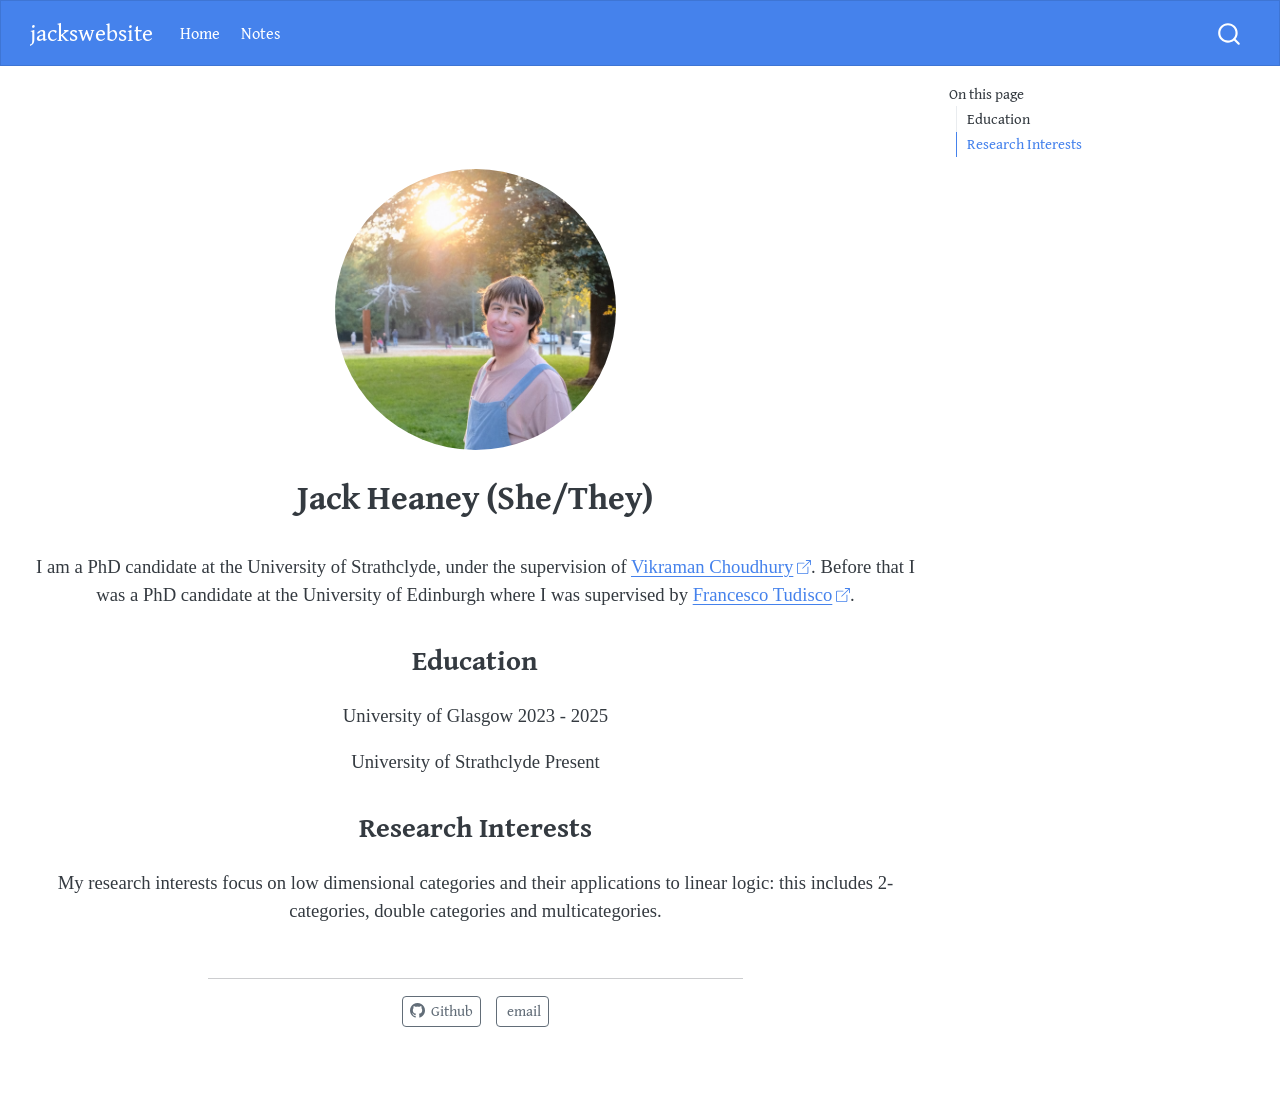
<file: index.html>
<!DOCTYPE html>
<html xmlns="http://www.w3.org/1999/xhtml" lang="en" xml:lang="en"><head>

<meta charset="utf-8">
<meta name="generator" content="quarto-1.11.9">

<meta name="viewport" content="width=device-width, initial-scale=1.0, user-scalable=yes">


<title>Jack Heaney (She/They) – jackswebsite</title>
<style>
/* Default styles provided by pandoc.
** See https://pandoc.org/MANUAL.html#variables-for-html for config info.
*/
span.smallcaps{font-variant: small-caps;}
div.columns{display: flex; gap: 1.5em;}
div.column{flex: auto;}
@media screen {
div.columns{gap: min(4vw, 1.5em);}
div.column{overflow-x: auto;}
}
div.hanging-indent{margin-left: 1.5em; text-indent: -1.5em;}
ul.task-list{list-style: none;}
ul.task-list li input[type="checkbox"] {
  width: 0.8em;
  margin: 0 0.8em 0.2em -1em; /* quarto-specific, see https://github.com/quarto-dev/quarto-cli/issues/4556 */ 
  vertical-align: middle;
}
</style>


<script src="site_libs/quarto-nav/quarto-nav.js"></script>
<script src="site_libs/quarto-nav/headroom.min.js"></script>
<script src="site_libs/clipboard/clipboard.min.js"></script>
<script src="site_libs/quarto-search/autocomplete.umd.js"></script>
<script src="site_libs/quarto-search/fuse.min.js"></script>
<script src="site_libs/quarto-search/quarto-search.js"></script>
<meta name="quarto:offset" content="./">
<script src="site_libs/quarto-html/quarto.js" type="module"></script>
<script src="site_libs/quarto-html/tabsets/tabsets.js" type="module"></script>
<script src="site_libs/quarto-html/scrollable-regions/scrollable-regions.js" type="module"></script>
<script src="site_libs/quarto-html/popper.min.js"></script>
<script src="site_libs/quarto-html/tippy.umd.min.js"></script>
<link href="site_libs/quarto-html/tippy.css" rel="stylesheet">
<link href="site_libs/quarto-html/quarto-syntax-highlighting-63b5708e65d6cd79cd7618c58d0c21e7.css" rel="stylesheet" class="quarto-color-scheme" id="quarto-text-highlighting-styles">
<link href="site_libs/quarto-html/quarto-syntax-highlighting-dark-447e42e69aaa9833c0ba1b986f430b20.css" rel="stylesheet" class="quarto-color-scheme quarto-color-alternate" id="quarto-text-highlighting-styles">
<link href="site_libs/quarto-html/quarto-syntax-highlighting-63b5708e65d6cd79cd7618c58d0c21e7.css" rel="stylesheet" class="quarto-color-scheme-extra" id="quarto-text-highlighting-styles">
<script src="site_libs/bootstrap/bootstrap.min.js"></script>
<link href="site_libs/bootstrap/bootstrap-icons.css" rel="stylesheet">
<link href="site_libs/bootstrap/bootstrap-7476fb10be579fec9f49d8ed0c8ce8f4.min.css" rel="stylesheet" append-hash="true" class="quarto-color-scheme" id="quarto-bootstrap" data-mode="light">
<link href="site_libs/bootstrap/bootstrap-dark-dbe4b31c3a9c9f3e92b52725401d326f.min.css" rel="stylesheet" append-hash="true" class="quarto-color-scheme quarto-color-alternate" id="quarto-bootstrap" data-mode="light">
<link href="site_libs/bootstrap/bootstrap-7476fb10be579fec9f49d8ed0c8ce8f4.min.css" rel="stylesheet" append-hash="true" class="quarto-color-scheme-extra" id="quarto-bootstrap" data-mode="light">
<script id="quarto-search-options" type="application/json">{
  "location": "navbar",
  "copy-button": false,
  "collapse-after": 3,
  "panel-placement": "end",
  "type": "overlay",
  "limit": 50,
  "keyboard-shortcut": [
    "f",
    "/",
    "s"
  ],
  "show-item-context": false,
  "language": {
    "search-no-results-text": "No results",
    "search-matching-documents-text": "matching documents",
    "search-copy-link-title": "Copy link to search",
    "search-hide-matches-text": "Hide additional matches",
    "search-more-match-text": "more match in this document",
    "search-more-matches-text": "more matches in this document",
    "search-clear-button-title": "Clear",
    "search-text-placeholder": "",
    "search-detached-cancel-button-title": "Cancel",
    "search-submit-button-title": "Submit",
    "search-label": "Search"
  }
}</script>
<style>html{ scroll-behavior: smooth; }</style>
<script>MathJax = { output: { font: 'mathjax-pagella' } };</script>


<link rel="stylesheet" href="styles.css">
</head>

<body class="nav-fixed quarto-light"><a id="quarto-skip-link" class="visually-hidden-focusable" href="#quarto-document-content">Skip to main content</a>

<div id="quarto-search-results"></div>
  <header id="quarto-header" class="headroom fixed-top">
    <nav class="navbar navbar-expand-lg " data-bs-theme="dark" aria-label="Site">
      <div class="navbar-container container-fluid">
      <div class="navbar-brand-container mx-auto">
    <a class="navbar-brand" href="./index.html">
    <span class="navbar-title">jackswebsite</span>
    </a>
  </div>
          <button class="navbar-toggler" type="button" data-bs-toggle="collapse" data-bs-target="#navbarCollapse" aria-controls="navbarCollapse" aria-expanded="false" aria-label="Toggle navigation" onclick="if (window.quartoToggleHeadroom) { window.quartoToggleHeadroom(); }">
  <span class="navbar-toggler-icon"></span>
</button>
          <div class="collapse navbar-collapse" id="navbarCollapse">
            <ul class="navbar-nav navbar-nav-scroll me-auto">
  <li class="nav-item">
    <a class="nav-link active" href="./index.html" aria-current="page"> 
<span class="menu-text">Home</span></a>
  </li>  
  <li class="nav-item">
    <a class="nav-link" href="./notes/index.html"> 
<span class="menu-text">Notes</span></a>
  </li>  
</ul>
          </div> <!-- /navcollapse -->
            <div class="quarto-navbar-tools">
</div>
            <div id="quarto-search" class="" title="Search"></div>
      </div> <!-- /container-fluid -->
    </nav>
</header>
<!-- content -->
<div id="quarto-content" class="quarto-container page-columns page-rows-contents page-layout-full page-navbar">
<!-- sidebar -->
<!-- margin-sidebar -->
    <div id="quarto-margin-sidebar" class="sidebar margin-sidebar">
        <nav id="TOC" role="doc-toc" aria-labelledby="toc-title" class="toc-active">
    <h2 id="toc-title">On this page</h2>
  <ul>
  <li><a href="#education" id="toc-education" class="nav-link active" data-scroll-target="#education">Education</a></li>
  <li><a href="#research-interests" id="toc-research-interests" class="nav-link" data-scroll-target="#research-interests">Research Interests</a></li>
  </ul>
</nav>
    </div>
<!-- main -->
<div class="quarto-about-jolla column-page-left">
  <img src="profile.jpeg" class="about-image
  round " style="height: 15em; width: 15em;">
 <header id="title-block-header" class="quarto-title-block default">
<div class="quarto-title">
<h1 class="title">Jack Heaney (She/They)</h1>
</div>
<div class="quarto-title-meta column-page-left">
  </div>
</header><main class="content column-page-left" id="quarto-document-content" tabindex="-1">

<p>I am a PhD candidate at the University of Strathclyde, under the supervision of <a href="https://vikraman.org" class="external" target="_blank">Vikraman Choudhury</a>. Before that I was a PhD candidate at the University of Edinburgh where I was supervised by <a href="https://ftudisco.gitlab.io" class="external" target="_blank">Francesco Tudisco</a>.</p>
<section id="education" class="level2">
<h2 data-anchor-id="education">Education</h2>
<p>University of Glasgow 2023 - 2025</p>
<p>University of Strathclyde Present</p>
</section>
<section id="research-interests" class="level2">
<h2 data-anchor-id="research-interests">Research Interests</h2>
<p>My research interests focus on low dimensional categories and their applications to linear logic: this includes 2-categories, double categories and multicategories.</p>


</section>
</main> 
  <hr class="about-sep">
   <div class="about-links">
  <a href="https://github.com" class="about-link" rel="" target="">
    <i class="bi bi-github"></i>
     <span class="about-link-text">Github</span>
  </a>
  <a href="mailto:r.jack.heaney@gmail.com" class="about-link" rel="" target="">
    <i class="bi bi-email"></i>
     <span class="about-link-text">email</span>
  </a>
</div>
</div>
 <!-- /main -->
<script id="quarto-html-after-body" type="application/javascript">
  window.document.addEventListener("DOMContentLoaded", function (event) {
    const isCodeAnnotation = (el) => {
      for (const clz of el.classList) {
        if (clz.startsWith('code-annotation-')) {                     
          return true;
        }
      }
      return false;
    }
    const onCopySuccess = function(e) {
      // button target
      const button = e.trigger;
      // don't keep focus
      button.blur();
      // flash "checked"
      button.classList.add('code-copy-button-checked');
      var currentTitle = button.getAttribute("title");
      button.setAttribute("title", "Copied!");
      let tooltip;
      if (window.bootstrap) {
        button.setAttribute("data-bs-toggle", "tooltip");
        button.setAttribute("data-bs-placement", "left");
        button.setAttribute("data-bs-title", "Copied!");
        tooltip = new bootstrap.Tooltip(button, 
          { trigger: "manual", 
            customClass: "code-copy-button-tooltip",
            offset: [0, -8]});
        tooltip.show();    
      }
      setTimeout(function() {
        if (tooltip) {
          tooltip.hide();
          button.removeAttribute("data-bs-title");
          button.removeAttribute("data-bs-toggle");
          button.removeAttribute("data-bs-placement");
        }
        button.setAttribute("title", currentTitle);
        button.classList.remove('code-copy-button-checked');
      }, 1000);
      // clear code selection
      e.clearSelection();
    }
    const getTextToCopy = function(trigger) {
      const outerScaffold = trigger.parentElement.cloneNode(true);
      const codeEl = outerScaffold.querySelector('code');
      for (const childEl of codeEl.children) {
        if (isCodeAnnotation(childEl)) {
          childEl.remove();
        }
      }
      return codeEl.innerText;
    }
    const clipboard = new window.ClipboardJS('.code-copy-button:not([data-in-quarto-modal])', {
      text: getTextToCopy
    });
    clipboard.on('success', onCopySuccess);
    if (window.document.getElementById('quarto-embedded-source-code-modal')) {
      const clipboardModal = new window.ClipboardJS('.code-copy-button[data-in-quarto-modal]', {
        text: getTextToCopy,
        container: window.document.getElementById('quarto-embedded-source-code-modal')
      });
      clipboardModal.on('success', onCopySuccess);
    }
      var localhostRegex = new RegExp(/^(?:http|https):\/\/localhost\:?[0-9]*\//);
      var mailtoRegex = new RegExp(/^mailto:/);
        var filterRegex = new RegExp("^(?:http:|https:)\/\/www\.rjheaney\.github\.io\/custom");
      const newWindowLabel = "(opens in a new tab)";
      const newWindowNoteId = "quarto-ext-newwindow-label";
      // Links reference one hidden label through aria-describedby, so the
      // announcement never changes their accessible name.
      var describeNewWindow = (link) => {
        if (!window.document.getElementById(newWindowNoteId)) {
          var newWindowNote = window.document.createElement("span");
          newWindowNote.id = newWindowNoteId;
          newWindowNote.hidden = true;
          newWindowNote.textContent = newWindowLabel;
          window.document.body.appendChild(newWindowNote);
        }
        var describedBy = (link.getAttribute("aria-describedby") || "").split(/\s+/).filter(Boolean);
        if (!describedBy.includes(newWindowNoteId)) {
          describedBy.push(newWindowNoteId);
          link.setAttribute("aria-describedby", describedBy.join(" "));
        }
      }
      var isInternal = (href) => {
          return filterRegex.test(href) || localhostRegex.test(href) || mailtoRegex.test(href);
      }
      // Inspect non-navigation links and adorn them if external
      window.quartoDecorateExternalLinks = function (root) {
     var links = (root || window.document).querySelectorAll('a[href]:not(.nav-link):not(.navbar-brand):not(.toc-action):not(.sidebar-link):not(.sidebar-item-toggle):not(.pagination-link):not(.no-external):not([aria-hidden]):not(.dropdown-item):not(.quarto-navigation-tool):not(.about-link)');
      for (var i=0; i<links.length; i++) {
        const link = links[i];
        if (!isInternal(link.href)) {
          // undo the damage that might have been done by quarto-nav.js in the case of
          // links that we want to consider external
          if (link.dataset.originalHref !== undefined) {
            link.href = link.dataset.originalHref;
          }
            // target, if specified
            link.setAttribute("target", "_blank");
            if (link.getAttribute("rel") === null) {
              link.setAttribute("rel", "noopener");
            }
            describeNewWindow(link);
          if (!link.classList.contains('no-external-icon')) {
            // default icon
            link.classList.add("external");
          }
        }
      }
      };
      window.quartoDecorateExternalLinks(window.document);
    // Esc closes the popup (WCAG 1.4.13) and focus leaving both trigger and
    // popup closes it (WCAG 2.4.11); tippy handles neither for interactive popups.
    const hideOnEscAndFocusOut = {
      name: 'hideOnEscAndFocusOut',
      defaultValue: true,
      fn(instance) {
        const dismiss = () => {
          // A show scheduled by the trigger delay would otherwise reopen it
          instance.clearDelayTimeouts();
          instance.hide();
        };
        const onKeyDown = (event) => {
          if (event.key !== 'Escape') {
            return;
          }
          // Keep Esc from also reaching page handlers (e.g. reveal.js overview),
          // except an open reveal.js slide menu, which Esc should close too.
          // The menu handles keys only when its keyboard option is on.
          const menuHandlesEsc = window.Reveal?.getPlugin?.('menu')?.isOpen() &&
            window.Reveal.getConfig().menu?.keyboard !== false;
          if (!menuHandlesEsc) {
            event.stopPropagation();
          }
          if (instance.popper.contains(window.document.activeElement)) {
            // Disabled while refocusing so the focus trigger does not reopen it
            instance.disable();
            instance.reference.focus();
            instance.enable();
          }
          dismiss();
        };
        const onFocusOut = (event) => {
          const target = event.relatedTarget;
          if (target && !instance.reference.contains(target) &&
              !instance.popper.contains(target)) {
            dismiss();
          }
        };
        // On the trigger too: a click trigger (code-annotations: select) has no
        // blur handling. Attached for the instance's lifetime so leaving the
        // trigger also cancels a show still pending on the trigger delay.
        instance.reference.addEventListener('focusout', onFocusOut);
        return {
          onShow() {
            window.document.addEventListener('keydown', onKeyDown, true);
            instance.popper.addEventListener('focusout', onFocusOut);
          },
          onHide() {
            window.document.removeEventListener('keydown', onKeyDown, true);
            instance.popper.removeEventListener('focusout', onFocusOut);
          },
          onDestroy() {
            instance.reference.removeEventListener('focusout', onFocusOut);
          },
        };
      },
    };
    function tippyHover(el, contentFn, onTriggerFn, onUntriggerFn) {
      const config = {
        allowHTML: true,
        maxWidth: 500,
        delay: 100,
        arrow: false,
        appendTo: function(el) {
            return el.parentElement;
        },
        interactive: true,
        interactiveBorder: 10,
        theme: 'quarto',
        placement: 'bottom-start',
        plugins: [hideOnEscAndFocusOut],
      };
      if (contentFn) {
        config.content = contentFn;
      }
      if (onTriggerFn) {
        config.onTrigger = onTriggerFn;
      }
      if (onUntriggerFn) {
        config.onUntrigger = onUntriggerFn;
      }
      window.tippy(el, config); 
    }
    const noterefs = window.document.querySelectorAll('a[role="doc-noteref"]');
    for (var i=0; i<noterefs.length; i++) {
      const ref = noterefs[i];
      tippyHover(ref, function() {
        // use id or data attribute instead here
        let href = ref.getAttribute('data-footnote-href') || ref.getAttribute('href');
        try { href = new URL(href).hash; } catch {}
        const id = href.replace(/^#\/?/, "");
        const note = window.document.getElementById(id);
        if (note) {
          return note.innerHTML;
        } else {
          return "";
        }
      });
    }
    const xrefs = window.document.querySelectorAll('a.quarto-xref');
    const processXRef = (id, note) => {
      // Strip column container classes
      const stripColumnClz = (el) => {
        el.classList.remove("page-full", "page-columns");
        if (el.children) {
          for (const child of el.children) {
            stripColumnClz(child);
          }
        }
      }
      stripColumnClz(note)
      if (id === null || id.startsWith('sec-')) {
        // Special case sections, only their first couple elements
        const container = document.createElement("div");
        if (note.children && note.children.length > 2) {
          container.appendChild(note.children[0].cloneNode(true));
          for (let i = 1; i < note.children.length; i++) {
            const child = note.children[i];
            if (child.tagName === "P" && child.innerText === "") {
              continue;
            } else {
              container.appendChild(child.cloneNode(true));
              break;
            }
          }
          if (window.Quarto?.typesetMath) {
            window.Quarto.typesetMath(container);
          }
          return container.innerHTML
        } else {
          if (window.Quarto?.typesetMath) {
            window.Quarto.typesetMath(note);
          }
          return note.innerHTML;
        }
      } else {
        // Remove any anchor links if they are present
        const anchorLink = note.querySelector('a.anchorjs-link');
        if (anchorLink) {
          anchorLink.remove();
        }
        if (window.Quarto?.typesetMath) {
          window.Quarto.typesetMath(note);
        }
        if (note.classList.contains("callout")) {
          return note.outerHTML;
        } else {
          return note.innerHTML;
        }
      }
    }
    for (var i=0; i<xrefs.length; i++) {
      const xref = xrefs[i];
      tippyHover(xref, undefined, function(instance) {
        instance.disable();
        let url = xref.getAttribute('href');
        let hash = undefined; 
        if (url.startsWith('#')) {
          hash = url;
        } else {
          try { hash = new URL(url).hash; } catch {}
        }
        if (hash) {
          const id = hash.replace(/^#\/?/, "");
          const note = window.document.getElementById(id);
          if (note !== null) {
            try {
              const html = processXRef(id, note.cloneNode(true));
              instance.setContent(html);
            } finally {
              instance.enable();
              instance.show();
            }
          } else {
            // See if we can fetch this
            fetch(url.split('#')[0])
            .then(res => res.text())
            .then(html => {
              const parser = new DOMParser();
              const htmlDoc = parser.parseFromString(html, "text/html");
              const note = htmlDoc.getElementById(id);
              if (note !== null) {
                const html = processXRef(id, note);
                instance.setContent(html);
              } 
            }).finally(() => {
              instance.enable();
              instance.show();
            });
          }
        } else {
          // See if we can fetch a full url (with no hash to target)
          // This is a special case and we should probably do some content thinning / targeting
          fetch(url)
          .then(res => res.text())
          .then(html => {
            const parser = new DOMParser();
            const htmlDoc = parser.parseFromString(html, "text/html");
            const note = htmlDoc.querySelector('main.content');
            if (note !== null) {
              // This should only happen for chapter cross references
              // (since there is no id in the URL)
              // remove the first header
              if (note.children.length > 0 && note.children[0].tagName === "HEADER") {
                note.children[0].remove();
              }
              const html = processXRef(null, note);
              instance.setContent(html);
            } 
          }).finally(() => {
            instance.enable();
            instance.show();
          });
        }
      }, function(instance) {
      });
    }
        let selectedAnnoteEl;
        const selectorForAnnotation = ( cell, annotation) => {
          let cellAttr = 'data-code-cell="' + cell + '"';
          let lineAttr = 'data-code-annotation="' +  annotation + '"';
          const selector = 'span[' + cellAttr + '][' + lineAttr + ']';
          return selector;
        }
        const selectCodeLines = (annoteEl) => {
          const doc = window.document;
          const targetCell = annoteEl.getAttribute("data-target-cell");
          const targetAnnotation = annoteEl.getAttribute("data-target-annotation");
          const annoteSpan = window.document.querySelector(selectorForAnnotation(targetCell, targetAnnotation));
          const lines = annoteSpan.getAttribute("data-code-lines").split(",");
          const lineIds = lines.map((line) => {
            return targetCell + "-" + line;
          })
          // Each band is positioned against its own containing block, which is
          // not the offsetParent of the lines, so place it from client rects.
          const placeBand = (band, firstEl, lastEl, codeBlock) => {
            const container = band.offsetParent;
            if (container === null) {
              return;
            }
            const containerRect = container.getBoundingClientRect();
            // Reveal.js scales slides with a transform, so convert client
            // pixels back to the CSS pixels of the container.
            const scale = containerRect.height / container.offsetHeight || 1;
            const firstRect = firstEl.getBoundingClientRect();
            const lastRect = lastEl.getBoundingClientRect();
            const top = (firstRect.top - containerRect.top) / scale - container.clientTop + container.scrollTop;
            const height = (lastRect.bottom - firstRect.top) / scale;
            band.style.top = top - 2 + "px";
            band.style.height = height + 4 + "px";
            if (codeBlock) {
              // Without the copy button wrapper, the containing block is wider
              // than the code block, so span the code block explicitly.
              const blockRect = codeBlock.getBoundingClientRect();
              band.style.left = (blockRect.left - containerRect.left) / scale - container.clientLeft + container.scrollLeft + "px";
              band.style.width = blockRect.width / scale + "px";
            }
          };
          if (lineIds.length > 0) {
            const el = window.document.getElementById(lineIds[0]);
            const lastEl = window.document.getElementById(lineIds[lineIds.length - 1]);
            const parent = el.parentElement.parentElement;
            // cook up a div (if necessary) and position it
            let div = window.document.getElementById("code-annotation-line-highlight");
            if (div === null) {
              div = window.document.createElement("div");
              div.setAttribute("id", "code-annotation-line-highlight");
              div.style.position = 'absolute';
              parent.appendChild(div);
            }
            placeBand(div, el, lastEl, parent.closest("div.sourceCode") || parent);
            let gutterDiv = window.document.getElementById("code-annotation-line-highlight-gutter");
            if (gutterDiv === null) {
              gutterDiv = window.document.createElement("div");
              gutterDiv.setAttribute("id", "code-annotation-line-highlight-gutter");
              gutterDiv.style.position = 'absolute';
              const codeCell = window.document.getElementById(targetCell);
              const gutter = codeCell.querySelector('.code-annotation-gutter');
              gutter.appendChild(gutterDiv);
            }
            placeBand(gutterDiv, el, lastEl);
            selectedAnnoteEl = annoteEl;
          }
        };
        const unselectCodeLines = () => {
          const elementsIds = ["code-annotation-line-highlight", "code-annotation-line-highlight-gutter"];
          elementsIds.forEach((elId) => {
            const div = window.document.getElementById(elId);
            if (div) {
              div.remove();
            }
          });
          selectedAnnoteEl = undefined;
        };
          // Handle positioning of the toggle
      window.addEventListener(
        "resize",
        throttle(() => {
          elRect = undefined;
          if (selectedAnnoteEl) {
            selectCodeLines(selectedAnnoteEl);
          }
        }, 10)
      );
      function throttle(fn, ms) {
      let throttle = false;
      let timer;
        return (...args) => {
          if(!throttle) { // first call gets through
              fn.apply(this, args);
              throttle = true;
          } else { // all the others get throttled
              if(timer) clearTimeout(timer); // cancel #2
              timer = setTimeout(() => {
                fn.apply(this, args);
                timer = throttle = false;
              }, ms);
          }
        };
      }
        // Attach click handler to the DT
        const annoteDls = window.document.querySelectorAll('dt[data-target-cell]');
        for (const annoteDlNode of annoteDls) {
          annoteDlNode.addEventListener('click', (event) => {
            const clickedEl = event.target;
            if (clickedEl !== selectedAnnoteEl) {
              unselectCodeLines();
              const activeEl = window.document.querySelector('dt[data-target-cell].code-annotation-active');
              if (activeEl) {
                activeEl.classList.remove('code-annotation-active');
              }
              selectCodeLines(clickedEl);
              clickedEl.classList.add('code-annotation-active');
            } else {
              // Unselect the line
              unselectCodeLines();
              clickedEl.classList.remove('code-annotation-active');
            }
          });
        }
    const findCites = (el) => {
      const parentEl = el.parentElement;
      if (parentEl) {
        const cites = parentEl.dataset.cites;
        if (cites) {
          return {
            el,
            cites: cites.split(' ')
          };
        } else {
          return findCites(el.parentElement)
        }
      } else {
        return undefined;
      }
    };
    var bibliorefs = window.document.querySelectorAll('a[role="doc-biblioref"]');
    for (var i=0; i<bibliorefs.length; i++) {
      const ref = bibliorefs[i];
      const citeInfo = findCites(ref);
      if (citeInfo) {
        tippyHover(citeInfo.el, function() {
          var popup = window.document.createElement('div');
          citeInfo.cites.forEach(function(cite) {
            var citeDiv = window.document.createElement('div');
            citeDiv.classList.add('hanging-indent');
            citeDiv.classList.add('csl-entry');
            var biblioDiv = window.document.getElementById('ref-' + cite);
            if (biblioDiv) {
              citeDiv.innerHTML = biblioDiv.innerHTML;
            }
            popup.appendChild(citeDiv);
          });
          return popup.innerHTML;
        });
      }
    }
  });
  </script>
  <script type="application/javascript">
  window.quartoScrollableRegionsLabels = {"code":"Scrollable code","output":"Scrollable output"};
  </script>
</div> <!-- /content -->




<script src="site_libs/quarto-html/zenscroll-min.js"></script>
</body></html>
</file>
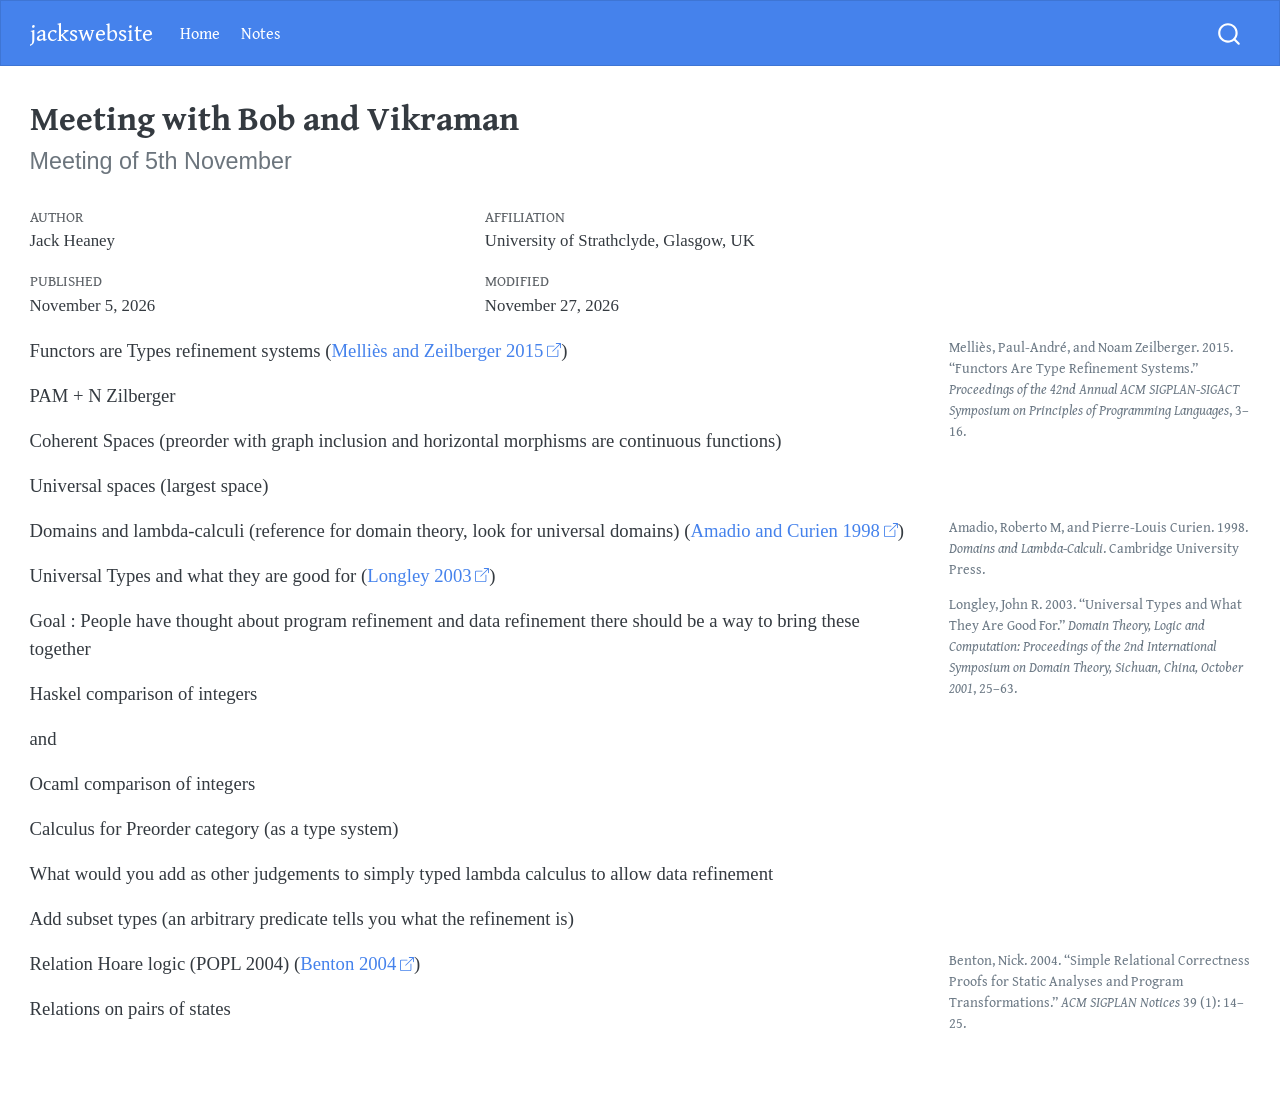
<file: notes/meeting-notes.html>
<!DOCTYPE html>
<html xmlns="http://www.w3.org/1999/xhtml" lang="en" xml:lang="en"><head>

<meta charset="utf-8">
<meta name="generator" content="quarto-1.11.9">

<meta name="viewport" content="width=device-width, initial-scale=1.0, user-scalable=yes">

<meta name="author" content="Jack Heaney">
<meta name="dcterms.date" content="2026-11-05">

<title>Meeting with Bob and Vikraman – jackswebsite</title>
<style>
/* Default styles provided by pandoc.
** See https://pandoc.org/MANUAL.html#variables-for-html for config info.
*/
span.smallcaps{font-variant: small-caps;}
div.columns{display: flex; gap: 1.5em;}
div.column{flex: auto;}
@media screen {
div.columns{gap: min(4vw, 1.5em);}
div.column{overflow-x: auto;}
}
div.hanging-indent{margin-left: 1.5em; text-indent: -1.5em;}
ul.task-list{list-style: none;}
ul.task-list li input[type="checkbox"] {
  width: 0.8em;
  margin: 0 0.8em 0.2em -1em; /* quarto-specific, see https://github.com/quarto-dev/quarto-cli/issues/4556 */ 
  vertical-align: middle;
}
/* CSS for citations */
div.csl-bib-body { }
div.csl-entry {
  clear: both;
}
.hanging-indent div.csl-entry {
  margin-left:2em;
  text-indent:-2em;
}
div.csl-left-margin {
  min-width:2em;
  float:left;
}
div.csl-right-inline {
  margin-left:2em;
  padding-left:1em;
}
div.csl-indent {
  margin-left: 2em;
}</style>


<script src="../site_libs/quarto-nav/quarto-nav.js"></script>
<script src="../site_libs/quarto-nav/headroom.min.js"></script>
<script src="../site_libs/clipboard/clipboard.min.js"></script>
<script src="../site_libs/quarto-search/autocomplete.umd.js"></script>
<script src="../site_libs/quarto-search/fuse.min.js"></script>
<script src="../site_libs/quarto-search/quarto-search.js"></script>
<meta name="quarto:offset" content="../">
<script src="../site_libs/quarto-html/quarto.js" type="module"></script>
<script src="../site_libs/quarto-html/tabsets/tabsets.js" type="module"></script>
<script src="../site_libs/quarto-html/scrollable-regions/scrollable-regions.js" type="module"></script>
<script src="../site_libs/quarto-html/popper.min.js"></script>
<script src="../site_libs/quarto-html/tippy.umd.min.js"></script>
<script src="../site_libs/quarto-html/anchor.min.js"></script>
<link href="../site_libs/quarto-html/tippy.css" rel="stylesheet">
<link href="../site_libs/quarto-html/quarto-syntax-highlighting-63b5708e65d6cd79cd7618c58d0c21e7.css" rel="stylesheet" class="quarto-color-scheme" id="quarto-text-highlighting-styles">
<link href="../site_libs/quarto-html/quarto-syntax-highlighting-dark-447e42e69aaa9833c0ba1b986f430b20.css" rel="stylesheet" class="quarto-color-scheme quarto-color-alternate" id="quarto-text-highlighting-styles">
<link href="../site_libs/quarto-html/quarto-syntax-highlighting-63b5708e65d6cd79cd7618c58d0c21e7.css" rel="stylesheet" class="quarto-color-scheme-extra" id="quarto-text-highlighting-styles">
<script src="../site_libs/bootstrap/bootstrap.min.js"></script>
<link href="../site_libs/bootstrap/bootstrap-icons.css" rel="stylesheet">
<link href="../site_libs/bootstrap/bootstrap-7476fb10be579fec9f49d8ed0c8ce8f4.min.css" rel="stylesheet" append-hash="true" class="quarto-color-scheme" id="quarto-bootstrap" data-mode="light">
<link href="../site_libs/bootstrap/bootstrap-dark-dbe4b31c3a9c9f3e92b52725401d326f.min.css" rel="stylesheet" append-hash="true" class="quarto-color-scheme quarto-color-alternate" id="quarto-bootstrap" data-mode="light">
<link href="../site_libs/bootstrap/bootstrap-7476fb10be579fec9f49d8ed0c8ce8f4.min.css" rel="stylesheet" append-hash="true" class="quarto-color-scheme-extra" id="quarto-bootstrap" data-mode="light">
<script id="quarto-search-options" type="application/json">{
  "location": "navbar",
  "copy-button": false,
  "collapse-after": 3,
  "panel-placement": "end",
  "type": "overlay",
  "limit": 50,
  "keyboard-shortcut": [
    "f",
    "/",
    "s"
  ],
  "show-item-context": false,
  "language": {
    "search-no-results-text": "No results",
    "search-matching-documents-text": "matching documents",
    "search-copy-link-title": "Copy link to search",
    "search-hide-matches-text": "Hide additional matches",
    "search-more-match-text": "more match in this document",
    "search-more-matches-text": "more matches in this document",
    "search-clear-button-title": "Clear",
    "search-text-placeholder": "",
    "search-detached-cancel-button-title": "Cancel",
    "search-submit-button-title": "Submit",
    "search-label": "Search"
  }
}</script>
<style>html{ scroll-behavior: smooth; }</style>
<script>MathJax = { output: { font: 'mathjax-pagella' } };</script>


<link rel="stylesheet" href="../styles.css">
</head>

<body class="nav-fixed quarto-light"><a id="quarto-skip-link" class="visually-hidden-focusable" href="#quarto-document-content">Skip to main content</a>

<div id="quarto-search-results"></div>
  <header id="quarto-header" class="headroom fixed-top">
    <nav class="navbar navbar-expand-lg " data-bs-theme="dark" aria-label="Site">
      <div class="navbar-container container-fluid">
      <div class="navbar-brand-container mx-auto">
    <a class="navbar-brand" href="../index.html">
    <span class="navbar-title">jackswebsite</span>
    </a>
  </div>
          <button class="navbar-toggler" type="button" data-bs-toggle="collapse" data-bs-target="#navbarCollapse" aria-controls="navbarCollapse" aria-expanded="false" aria-label="Toggle navigation" onclick="if (window.quartoToggleHeadroom) { window.quartoToggleHeadroom(); }">
  <span class="navbar-toggler-icon"></span>
</button>
          <div class="collapse navbar-collapse" id="navbarCollapse">
            <ul class="navbar-nav navbar-nav-scroll me-auto">
  <li class="nav-item">
    <a class="nav-link" href="../index.html"> 
<span class="menu-text">Home</span></a>
  </li>  
  <li class="nav-item">
    <a class="nav-link" href="../notes/index.html"> 
<span class="menu-text">Notes</span></a>
  </li>  
</ul>
          </div> <!-- /navcollapse -->
            <div class="quarto-navbar-tools">
</div>
            <div id="quarto-search" class="" title="Search"></div>
      </div> <!-- /container-fluid -->
    </nav>
</header>
<!-- content -->
<div id="quarto-content" class="quarto-container page-columns page-rows-contents page-layout-full page-navbar">
<!-- sidebar -->
<!-- margin-sidebar -->
    <div id="quarto-margin-sidebar" class="sidebar margin-sidebar zindex-bottom">
        
    </div>
<!-- main -->
<main class="content page-columns page-full column-page-left" id="quarto-document-content" tabindex="-1">

<header id="title-block-header" class="quarto-title-block default">
<div class="quarto-title">
<h1 class="title">Meeting with Bob and Vikraman</h1>
<p class="subtitle lead">Meeting of 5th November</p>
</div>


<div class="quarto-title-meta-author column-page-left">
  <div class="quarto-title-meta-heading">Author</div>
  <div class="quarto-title-meta-heading">Affiliation</div>
  
    <div class="quarto-title-meta-contents">
    <p class="author">Jack Heaney </p>
  </div>
  <div class="quarto-title-meta-contents">
        <p class="affiliation">
            University of Strathclyde, Glasgow, UK
          </p>
      </div>
  </div>

<div class="quarto-title-meta column-page-left">

      
    <div>
    <div class="quarto-title-meta-heading">Published</div>
    <div class="quarto-title-meta-contents">
      <p class="date">November 5, 2026</p>
    </div>
  </div>
  
    <div>
    <div class="quarto-title-meta-heading">Modified</div>
    <div class="quarto-title-meta-contents">
      <p class="date-modified">November 27, 2026</p>
    </div>
  </div>
    
  </div>
  


</header>


<p>Functors are Types refinement systems <span class="citation" data-cites="mellies2015functors">(<a href="#ref-mellies2015functors" role="doc-biblioref">Melliès and Zeilberger 2015</a>)</span></p>
<div class="no-row-height column-margin column-container"><div id="ref-mellies2015functors" class="csl-entry" role="listitem">
Melliès, Paul-André, and Noam Zeilberger. 2015. <span>“Functors Are Type Refinement Systems.”</span> <em>Proceedings of the 42nd Annual ACM SIGPLAN-SIGACT Symposium on Principles of Programming Languages</em>, 3–16.
</div></div><p>PAM + N Zilberger</p>
<p>Coherent Spaces (preorder with graph inclusion and horizontal morphisms are continuous functions)</p>
<p>Universal spaces (largest space)</p>
<p>Domains and lambda-calculi (reference for domain theory, look for universal domains) <span class="citation" data-cites="amadio1998domains">(<a href="#ref-amadio1998domains" role="doc-biblioref">Amadio and Curien 1998</a>)</span></p>
<div class="no-row-height column-margin column-container"><div id="ref-amadio1998domains" class="csl-entry" role="listitem">
Amadio, Roberto M, and Pierre-Louis Curien. 1998. <em>Domains and Lambda-Calculi</em>. Cambridge University Press.
</div><div id="ref-longley2003universal" class="csl-entry" role="listitem">
Longley, John R. 2003. <span>“Universal Types and What They Are Good For.”</span> <em>Domain Theory, Logic and Computation: Proceedings of the 2nd International Symposium on Domain Theory, Sichuan, China, October 2001</em>, 25–63.
</div></div><p>Universal Types and what they are good for <span class="citation" data-cites="longley2003universal">(<a href="#ref-longley2003universal" role="doc-biblioref">Longley 2003</a>)</span></p>
<p>Goal : People have thought about program refinement and data refinement there should be a way to bring these together</p>
<p>Haskel comparison of integers</p>
<p>and</p>
<p>Ocaml comparison of integers</p>
<p>Calculus for Preorder category (as a type system)</p>
<p>What would you add as other judgements to simply typed lambda calculus to allow data refinement</p>
<p>Add subset types (an arbitrary predicate tells you what the refinement is)</p>
<p>Relation Hoare logic (POPL 2004) <span class="citation" data-cites="benton2004simple">(<a href="#ref-benton2004simple" role="doc-biblioref">Benton 2004</a>)</span></p>
<div class="no-row-height column-margin column-container"><div id="ref-benton2004simple" class="csl-entry" role="listitem">
Benton, Nick. 2004. <span>“Simple Relational Correctness Proofs for Static Analyses and Program Transformations.”</span> <em>ACM SIGPLAN Notices</em> 39 (1): 14–25.
</div></div><p>Relations on pairs of states</p>




</main> <!-- /main -->
<script id="quarto-html-after-body" type="application/javascript">
  window.document.addEventListener("DOMContentLoaded", function (event) {
    const icon = "";
    const anchorJS = new window.AnchorJS();
    anchorJS.options = {
      placement: 'right',
      icon: icon
    };
    anchorJS.add('.anchored');
    const isCodeAnnotation = (el) => {
      for (const clz of el.classList) {
        if (clz.startsWith('code-annotation-')) {                     
          return true;
        }
      }
      return false;
    }
    const onCopySuccess = function(e) {
      // button target
      const button = e.trigger;
      // don't keep focus
      button.blur();
      // flash "checked"
      button.classList.add('code-copy-button-checked');
      var currentTitle = button.getAttribute("title");
      button.setAttribute("title", "Copied!");
      let tooltip;
      if (window.bootstrap) {
        button.setAttribute("data-bs-toggle", "tooltip");
        button.setAttribute("data-bs-placement", "left");
        button.setAttribute("data-bs-title", "Copied!");
        tooltip = new bootstrap.Tooltip(button, 
          { trigger: "manual", 
            customClass: "code-copy-button-tooltip",
            offset: [0, -8]});
        tooltip.show();    
      }
      setTimeout(function() {
        if (tooltip) {
          tooltip.hide();
          button.removeAttribute("data-bs-title");
          button.removeAttribute("data-bs-toggle");
          button.removeAttribute("data-bs-placement");
        }
        button.setAttribute("title", currentTitle);
        button.classList.remove('code-copy-button-checked');
      }, 1000);
      // clear code selection
      e.clearSelection();
    }
    const getTextToCopy = function(trigger) {
      const outerScaffold = trigger.parentElement.cloneNode(true);
      const codeEl = outerScaffold.querySelector('code');
      for (const childEl of codeEl.children) {
        if (isCodeAnnotation(childEl)) {
          childEl.remove();
        }
      }
      return codeEl.innerText;
    }
    const clipboard = new window.ClipboardJS('.code-copy-button:not([data-in-quarto-modal])', {
      text: getTextToCopy
    });
    clipboard.on('success', onCopySuccess);
    if (window.document.getElementById('quarto-embedded-source-code-modal')) {
      const clipboardModal = new window.ClipboardJS('.code-copy-button[data-in-quarto-modal]', {
        text: getTextToCopy,
        container: window.document.getElementById('quarto-embedded-source-code-modal')
      });
      clipboardModal.on('success', onCopySuccess);
    }
      var localhostRegex = new RegExp(/^(?:http|https):\/\/localhost\:?[0-9]*\//);
      var mailtoRegex = new RegExp(/^mailto:/);
        var filterRegex = new RegExp("^(?:http:|https:)\/\/www\.rjheaney\.github\.io\/custom");
      const newWindowLabel = "(opens in a new tab)";
      const newWindowNoteId = "quarto-ext-newwindow-label";
      // Links reference one hidden label through aria-describedby, so the
      // announcement never changes their accessible name.
      var describeNewWindow = (link) => {
        if (!window.document.getElementById(newWindowNoteId)) {
          var newWindowNote = window.document.createElement("span");
          newWindowNote.id = newWindowNoteId;
          newWindowNote.hidden = true;
          newWindowNote.textContent = newWindowLabel;
          window.document.body.appendChild(newWindowNote);
        }
        var describedBy = (link.getAttribute("aria-describedby") || "").split(/\s+/).filter(Boolean);
        if (!describedBy.includes(newWindowNoteId)) {
          describedBy.push(newWindowNoteId);
          link.setAttribute("aria-describedby", describedBy.join(" "));
        }
      }
      var isInternal = (href) => {
          return filterRegex.test(href) || localhostRegex.test(href) || mailtoRegex.test(href);
      }
      // Inspect non-navigation links and adorn them if external
      window.quartoDecorateExternalLinks = function (root) {
     var links = (root || window.document).querySelectorAll('a[href]:not(.nav-link):not(.navbar-brand):not(.toc-action):not(.sidebar-link):not(.sidebar-item-toggle):not(.pagination-link):not(.no-external):not([aria-hidden]):not(.dropdown-item):not(.quarto-navigation-tool):not(.about-link)');
      for (var i=0; i<links.length; i++) {
        const link = links[i];
        if (!isInternal(link.href)) {
          // undo the damage that might have been done by quarto-nav.js in the case of
          // links that we want to consider external
          if (link.dataset.originalHref !== undefined) {
            link.href = link.dataset.originalHref;
          }
            // target, if specified
            link.setAttribute("target", "_blank");
            if (link.getAttribute("rel") === null) {
              link.setAttribute("rel", "noopener");
            }
            describeNewWindow(link);
          if (!link.classList.contains('no-external-icon')) {
            // default icon
            link.classList.add("external");
          }
        }
      }
      };
      window.quartoDecorateExternalLinks(window.document);
    // Esc closes the popup (WCAG 1.4.13) and focus leaving both trigger and
    // popup closes it (WCAG 2.4.11); tippy handles neither for interactive popups.
    const hideOnEscAndFocusOut = {
      name: 'hideOnEscAndFocusOut',
      defaultValue: true,
      fn(instance) {
        const dismiss = () => {
          // A show scheduled by the trigger delay would otherwise reopen it
          instance.clearDelayTimeouts();
          instance.hide();
        };
        const onKeyDown = (event) => {
          if (event.key !== 'Escape') {
            return;
          }
          // Keep Esc from also reaching page handlers (e.g. reveal.js overview),
          // except an open reveal.js slide menu, which Esc should close too.
          // The menu handles keys only when its keyboard option is on.
          const menuHandlesEsc = window.Reveal?.getPlugin?.('menu')?.isOpen() &&
            window.Reveal.getConfig().menu?.keyboard !== false;
          if (!menuHandlesEsc) {
            event.stopPropagation();
          }
          if (instance.popper.contains(window.document.activeElement)) {
            // Disabled while refocusing so the focus trigger does not reopen it
            instance.disable();
            instance.reference.focus();
            instance.enable();
          }
          dismiss();
        };
        const onFocusOut = (event) => {
          const target = event.relatedTarget;
          if (target && !instance.reference.contains(target) &&
              !instance.popper.contains(target)) {
            dismiss();
          }
        };
        // On the trigger too: a click trigger (code-annotations: select) has no
        // blur handling. Attached for the instance's lifetime so leaving the
        // trigger also cancels a show still pending on the trigger delay.
        instance.reference.addEventListener('focusout', onFocusOut);
        return {
          onShow() {
            window.document.addEventListener('keydown', onKeyDown, true);
            instance.popper.addEventListener('focusout', onFocusOut);
          },
          onHide() {
            window.document.removeEventListener('keydown', onKeyDown, true);
            instance.popper.removeEventListener('focusout', onFocusOut);
          },
          onDestroy() {
            instance.reference.removeEventListener('focusout', onFocusOut);
          },
        };
      },
    };
    function tippyHover(el, contentFn, onTriggerFn, onUntriggerFn) {
      const config = {
        allowHTML: true,
        maxWidth: 500,
        delay: 100,
        arrow: false,
        appendTo: function(el) {
            return el.parentElement;
        },
        interactive: true,
        interactiveBorder: 10,
        theme: 'quarto',
        placement: 'bottom-start',
        plugins: [hideOnEscAndFocusOut],
      };
      if (contentFn) {
        config.content = contentFn;
      }
      if (onTriggerFn) {
        config.onTrigger = onTriggerFn;
      }
      if (onUntriggerFn) {
        config.onUntrigger = onUntriggerFn;
      }
      window.tippy(el, config); 
    }
    const noterefs = window.document.querySelectorAll('a[role="doc-noteref"]');
    for (var i=0; i<noterefs.length; i++) {
      const ref = noterefs[i];
      tippyHover(ref, function() {
        // use id or data attribute instead here
        let href = ref.getAttribute('data-footnote-href') || ref.getAttribute('href');
        try { href = new URL(href).hash; } catch {}
        const id = href.replace(/^#\/?/, "");
        const note = window.document.getElementById(id);
        if (note) {
          return note.innerHTML;
        } else {
          return "";
        }
      });
    }
    const xrefs = window.document.querySelectorAll('a.quarto-xref');
    const processXRef = (id, note) => {
      // Strip column container classes
      const stripColumnClz = (el) => {
        el.classList.remove("page-full", "page-columns");
        if (el.children) {
          for (const child of el.children) {
            stripColumnClz(child);
          }
        }
      }
      stripColumnClz(note)
      if (id === null || id.startsWith('sec-')) {
        // Special case sections, only their first couple elements
        const container = document.createElement("div");
        if (note.children && note.children.length > 2) {
          container.appendChild(note.children[0].cloneNode(true));
          for (let i = 1; i < note.children.length; i++) {
            const child = note.children[i];
            if (child.tagName === "P" && child.innerText === "") {
              continue;
            } else {
              container.appendChild(child.cloneNode(true));
              break;
            }
          }
          if (window.Quarto?.typesetMath) {
            window.Quarto.typesetMath(container);
          }
          return container.innerHTML
        } else {
          if (window.Quarto?.typesetMath) {
            window.Quarto.typesetMath(note);
          }
          return note.innerHTML;
        }
      } else {
        // Remove any anchor links if they are present
        const anchorLink = note.querySelector('a.anchorjs-link');
        if (anchorLink) {
          anchorLink.remove();
        }
        if (window.Quarto?.typesetMath) {
          window.Quarto.typesetMath(note);
        }
        if (note.classList.contains("callout")) {
          return note.outerHTML;
        } else {
          return note.innerHTML;
        }
      }
    }
    for (var i=0; i<xrefs.length; i++) {
      const xref = xrefs[i];
      tippyHover(xref, undefined, function(instance) {
        instance.disable();
        let url = xref.getAttribute('href');
        let hash = undefined; 
        if (url.startsWith('#')) {
          hash = url;
        } else {
          try { hash = new URL(url).hash; } catch {}
        }
        if (hash) {
          const id = hash.replace(/^#\/?/, "");
          const note = window.document.getElementById(id);
          if (note !== null) {
            try {
              const html = processXRef(id, note.cloneNode(true));
              instance.setContent(html);
            } finally {
              instance.enable();
              instance.show();
            }
          } else {
            // See if we can fetch this
            fetch(url.split('#')[0])
            .then(res => res.text())
            .then(html => {
              const parser = new DOMParser();
              const htmlDoc = parser.parseFromString(html, "text/html");
              const note = htmlDoc.getElementById(id);
              if (note !== null) {
                const html = processXRef(id, note);
                instance.setContent(html);
              } 
            }).finally(() => {
              instance.enable();
              instance.show();
            });
          }
        } else {
          // See if we can fetch a full url (with no hash to target)
          // This is a special case and we should probably do some content thinning / targeting
          fetch(url)
          .then(res => res.text())
          .then(html => {
            const parser = new DOMParser();
            const htmlDoc = parser.parseFromString(html, "text/html");
            const note = htmlDoc.querySelector('main.content');
            if (note !== null) {
              // This should only happen for chapter cross references
              // (since there is no id in the URL)
              // remove the first header
              if (note.children.length > 0 && note.children[0].tagName === "HEADER") {
                note.children[0].remove();
              }
              const html = processXRef(null, note);
              instance.setContent(html);
            } 
          }).finally(() => {
            instance.enable();
            instance.show();
          });
        }
      }, function(instance) {
      });
    }
        let selectedAnnoteEl;
        const selectorForAnnotation = ( cell, annotation) => {
          let cellAttr = 'data-code-cell="' + cell + '"';
          let lineAttr = 'data-code-annotation="' +  annotation + '"';
          const selector = 'span[' + cellAttr + '][' + lineAttr + ']';
          return selector;
        }
        const selectCodeLines = (annoteEl) => {
          const doc = window.document;
          const targetCell = annoteEl.getAttribute("data-target-cell");
          const targetAnnotation = annoteEl.getAttribute("data-target-annotation");
          const annoteSpan = window.document.querySelector(selectorForAnnotation(targetCell, targetAnnotation));
          const lines = annoteSpan.getAttribute("data-code-lines").split(",");
          const lineIds = lines.map((line) => {
            return targetCell + "-" + line;
          })
          // Each band is positioned against its own containing block, which is
          // not the offsetParent of the lines, so place it from client rects.
          const placeBand = (band, firstEl, lastEl, codeBlock) => {
            const container = band.offsetParent;
            if (container === null) {
              return;
            }
            const containerRect = container.getBoundingClientRect();
            // Reveal.js scales slides with a transform, so convert client
            // pixels back to the CSS pixels of the container.
            const scale = containerRect.height / container.offsetHeight || 1;
            const firstRect = firstEl.getBoundingClientRect();
            const lastRect = lastEl.getBoundingClientRect();
            const top = (firstRect.top - containerRect.top) / scale - container.clientTop + container.scrollTop;
            const height = (lastRect.bottom - firstRect.top) / scale;
            band.style.top = top - 2 + "px";
            band.style.height = height + 4 + "px";
            if (codeBlock) {
              // Without the copy button wrapper, the containing block is wider
              // than the code block, so span the code block explicitly.
              const blockRect = codeBlock.getBoundingClientRect();
              band.style.left = (blockRect.left - containerRect.left) / scale - container.clientLeft + container.scrollLeft + "px";
              band.style.width = blockRect.width / scale + "px";
            }
          };
          if (lineIds.length > 0) {
            const el = window.document.getElementById(lineIds[0]);
            const lastEl = window.document.getElementById(lineIds[lineIds.length - 1]);
            const parent = el.parentElement.parentElement;
            // cook up a div (if necessary) and position it
            let div = window.document.getElementById("code-annotation-line-highlight");
            if (div === null) {
              div = window.document.createElement("div");
              div.setAttribute("id", "code-annotation-line-highlight");
              div.style.position = 'absolute';
              parent.appendChild(div);
            }
            placeBand(div, el, lastEl, parent.closest("div.sourceCode") || parent);
            let gutterDiv = window.document.getElementById("code-annotation-line-highlight-gutter");
            if (gutterDiv === null) {
              gutterDiv = window.document.createElement("div");
              gutterDiv.setAttribute("id", "code-annotation-line-highlight-gutter");
              gutterDiv.style.position = 'absolute';
              const codeCell = window.document.getElementById(targetCell);
              const gutter = codeCell.querySelector('.code-annotation-gutter');
              gutter.appendChild(gutterDiv);
            }
            placeBand(gutterDiv, el, lastEl);
            selectedAnnoteEl = annoteEl;
          }
        };
        const unselectCodeLines = () => {
          const elementsIds = ["code-annotation-line-highlight", "code-annotation-line-highlight-gutter"];
          elementsIds.forEach((elId) => {
            const div = window.document.getElementById(elId);
            if (div) {
              div.remove();
            }
          });
          selectedAnnoteEl = undefined;
        };
          // Handle positioning of the toggle
      window.addEventListener(
        "resize",
        throttle(() => {
          elRect = undefined;
          if (selectedAnnoteEl) {
            selectCodeLines(selectedAnnoteEl);
          }
        }, 10)
      );
      function throttle(fn, ms) {
      let throttle = false;
      let timer;
        return (...args) => {
          if(!throttle) { // first call gets through
              fn.apply(this, args);
              throttle = true;
          } else { // all the others get throttled
              if(timer) clearTimeout(timer); // cancel #2
              timer = setTimeout(() => {
                fn.apply(this, args);
                timer = throttle = false;
              }, ms);
          }
        };
      }
        // Attach click handler to the DT
        const annoteDls = window.document.querySelectorAll('dt[data-target-cell]');
        for (const annoteDlNode of annoteDls) {
          annoteDlNode.addEventListener('click', (event) => {
            const clickedEl = event.target;
            if (clickedEl !== selectedAnnoteEl) {
              unselectCodeLines();
              const activeEl = window.document.querySelector('dt[data-target-cell].code-annotation-active');
              if (activeEl) {
                activeEl.classList.remove('code-annotation-active');
              }
              selectCodeLines(clickedEl);
              clickedEl.classList.add('code-annotation-active');
            } else {
              // Unselect the line
              unselectCodeLines();
              clickedEl.classList.remove('code-annotation-active');
            }
          });
        }
    const findCites = (el) => {
      const parentEl = el.parentElement;
      if (parentEl) {
        const cites = parentEl.dataset.cites;
        if (cites) {
          return {
            el,
            cites: cites.split(' ')
          };
        } else {
          return findCites(el.parentElement)
        }
      } else {
        return undefined;
      }
    };
    var bibliorefs = window.document.querySelectorAll('a[role="doc-biblioref"]');
    for (var i=0; i<bibliorefs.length; i++) {
      const ref = bibliorefs[i];
      const citeInfo = findCites(ref);
      if (citeInfo) {
        tippyHover(citeInfo.el, function() {
          var popup = window.document.createElement('div');
          citeInfo.cites.forEach(function(cite) {
            var citeDiv = window.document.createElement('div');
            citeDiv.classList.add('hanging-indent');
            citeDiv.classList.add('csl-entry');
            var biblioDiv = window.document.getElementById('ref-' + cite);
            if (biblioDiv) {
              citeDiv.innerHTML = biblioDiv.innerHTML;
            }
            popup.appendChild(citeDiv);
          });
          return popup.innerHTML;
        });
      }
    }
  });
  </script>
  <script type="application/javascript">
  window.quartoScrollableRegionsLabels = {"code":"Scrollable code","output":"Scrollable output"};
  </script>
</div> <!-- /content -->




<script src="../site_libs/quarto-html/zenscroll-min.js"></script>
</body></html>
</file>
<file: site_libs/quarto-html/tippy.css>
.tippy-box[data-animation=fade][data-state=hidden]{opacity:0}[data-tippy-root]{max-width:calc(100vw - 10px)}.tippy-box{position:relative;background-color:#333;color:#fff;border-radius:4px;font-size:14px;line-height:1.4;white-space:normal;outline:0;transition-property:transform,visibility,opacity}.tippy-box[data-placement^=top]>.tippy-arrow{bottom:0}.tippy-box[data-placement^=top]>.tippy-arrow:before{bottom:-7px;left:0;border-width:8px 8px 0;border-top-color:initial;transform-origin:center top}.tippy-box[data-placement^=bottom]>.tippy-arrow{top:0}.tippy-box[data-placement^=bottom]>.tippy-arrow:before{top:-7px;left:0;border-width:0 8px 8px;border-bottom-color:initial;transform-origin:center bottom}.tippy-box[data-placement^=left]>.tippy-arrow{right:0}.tippy-box[data-placement^=left]>.tippy-arrow:before{border-width:8px 0 8px 8px;border-left-color:initial;right:-7px;transform-origin:center left}.tippy-box[data-placement^=right]>.tippy-arrow{left:0}.tippy-box[data-placement^=right]>.tippy-arrow:before{left:-7px;border-width:8px 8px 8px 0;border-right-color:initial;transform-origin:center right}.tippy-box[data-inertia][data-state=visible]{transition-timing-function:cubic-bezier(.54,1.5,.38,1.11)}.tippy-arrow{width:16px;height:16px;color:#333}.tippy-arrow:before{content:"";position:absolute;border-color:transparent;border-style:solid}.tippy-content{position:relative;padding:5px 9px;z-index:1}
</file>
<file: site_libs/quarto-html/quarto-syntax-highlighting-63b5708e65d6cd79cd7618c58d0c21e7.css>
/* quarto syntax highlight colors */
:root {
  --quarto-hl-ot-color: #003B4F;
  --quarto-hl-at-color: #657422;
  --quarto-hl-ss-color: #20794D;
  --quarto-hl-an-color: #5E5E5E;
  --quarto-hl-fu-color: #4758AB;
  --quarto-hl-st-color: #20794D;
  --quarto-hl-cf-color: #003B4F;
  --quarto-hl-op-color: #5E5E5E;
  --quarto-hl-er-color: #AD0000;
  --quarto-hl-bn-color: #AD0000;
  --quarto-hl-al-color: #AD0000;
  --quarto-hl-va-color: #111111;
  --quarto-hl-bu-color: inherit;
  --quarto-hl-ex-color: inherit;
  --quarto-hl-pp-color: #AD0000;
  --quarto-hl-in-color: #5E5E5E;
  --quarto-hl-vs-color: #20794D;
  --quarto-hl-wa-color: #5E5E5E;
  --quarto-hl-do-color: #5E5E5E;
  --quarto-hl-im-color: #00769E;
  --quarto-hl-ch-color: #20794D;
  --quarto-hl-dt-color: #AD0000;
  --quarto-hl-fl-color: #AD0000;
  --quarto-hl-co-color: #5E5E5E;
  --quarto-hl-cv-color: #5E5E5E;
  --quarto-hl-cn-color: #8f5902;
  --quarto-hl-sc-color: #5E5E5E;
  --quarto-hl-dv-color: #AD0000;
  --quarto-hl-kw-color: #003B4F;
}

/* other quarto variables */
:root {
  --quarto-font-monospace: SFMono-Regular, Menlo, Monaco, Consolas, "Liberation Mono", "Courier New", monospace;
}

/* syntax highlight based on Pandoc's rules */
pre > code.sourceCode > span {
  color: #003B4F;
}

code.sourceCode > span {
  color: #003B4F;
}

div.sourceCode,
div.sourceCode pre.sourceCode {
  color: #003B4F;
}

/* Normal */
code span {
  color: #003B4F;
}

/* Alert */
code span.al {
  color: #AD0000;
  font-style: inherit;
}

/* Annotation */
code span.an {
  color: #5E5E5E;
  font-style: inherit;
}

/* Attribute */
code span.at {
  color: #657422;
  font-style: inherit;
}

/* BaseN */
code span.bn {
  color: #AD0000;
  font-style: inherit;
}

/* BuiltIn */
code span.bu {
  font-style: inherit;
}

/* ControlFlow */
code span.cf {
  color: #003B4F;
  font-weight: bold;
  font-style: inherit;
}

/* Char */
code span.ch {
  color: #20794D;
  font-style: inherit;
}

/* Constant */
code span.cn {
  color: #8f5902;
  font-style: inherit;
}

/* Comment */
code span.co {
  color: #5E5E5E;
  font-style: inherit;
}

/* CommentVar */
code span.cv {
  color: #5E5E5E;
  font-style: italic;
}

/* Documentation */
code span.do {
  color: #5E5E5E;
  font-style: italic;
}

/* DataType */
code span.dt {
  color: #AD0000;
  font-style: inherit;
}

/* DecVal */
code span.dv {
  color: #AD0000;
  font-style: inherit;
}

/* Error */
code span.er {
  color: #AD0000;
  font-style: inherit;
}

/* Extension */
code span.ex {
  font-style: inherit;
}

/* Float */
code span.fl {
  color: #AD0000;
  font-style: inherit;
}

/* Function */
code span.fu {
  color: #4758AB;
  font-style: inherit;
}

/* Import */
code span.im {
  color: #00769E;
  font-style: inherit;
}

/* Information */
code span.in {
  color: #5E5E5E;
  font-style: inherit;
}

/* Keyword */
code span.kw {
  color: #003B4F;
  font-weight: bold;
  font-style: inherit;
}

/* Operator */
code span.op {
  color: #5E5E5E;
  font-style: inherit;
}

/* Other */
code span.ot {
  color: #003B4F;
  font-style: inherit;
}

/* Preprocessor */
code span.pp {
  color: #AD0000;
  font-style: inherit;
}

/* SpecialChar */
code span.sc {
  color: #5E5E5E;
  font-style: inherit;
}

/* SpecialString */
code span.ss {
  color: #20794D;
  font-style: inherit;
}

/* String */
code span.st {
  color: #20794D;
  font-style: inherit;
}

/* Variable */
code span.va {
  color: #111111;
  font-style: inherit;
}

/* VerbatimString */
code span.vs {
  color: #20794D;
  font-style: inherit;
}

/* Warning */
code span.wa {
  color: #5E5E5E;
  font-style: italic;
}

.prevent-inlining {
  content: "</";
}

/*# sourceMappingURL=054cc16b9e9817627be6994582d2ffb5.css.map */
</file>
<file: site_libs/quarto-html/quarto-syntax-highlighting-dark-447e42e69aaa9833c0ba1b986f430b20.css>
/* quarto syntax highlight colors */
:root {
  --quarto-hl-al-color: #f07178;
  --quarto-hl-an-color: #d4d0ab;
  --quarto-hl-at-color: #00e0e0;
  --quarto-hl-bn-color: #d4d0ab;
  --quarto-hl-bu-color: #abe338;
  --quarto-hl-ch-color: #abe338;
  --quarto-hl-co-color: #f8f8f2;
  --quarto-hl-cv-color: #ffd700;
  --quarto-hl-cn-color: #ffd700;
  --quarto-hl-cf-color: #ffa07a;
  --quarto-hl-dt-color: #ffa07a;
  --quarto-hl-dv-color: #d4d0ab;
  --quarto-hl-do-color: #f8f8f2;
  --quarto-hl-er-color: #f07178;
  --quarto-hl-ex-color: #00e0e0;
  --quarto-hl-fl-color: #d4d0ab;
  --quarto-hl-fu-color: #ffa07a;
  --quarto-hl-im-color: #abe338;
  --quarto-hl-in-color: #d4d0ab;
  --quarto-hl-kw-color: #ffa07a;
  --quarto-hl-op-color: #ffa07a;
  --quarto-hl-ot-color: #00e0e0;
  --quarto-hl-pp-color: #dcc6e0;
  --quarto-hl-re-color: #00e0e0;
  --quarto-hl-sc-color: #abe338;
  --quarto-hl-ss-color: #abe338;
  --quarto-hl-st-color: #abe338;
  --quarto-hl-va-color: #00e0e0;
  --quarto-hl-vs-color: #abe338;
  --quarto-hl-wa-color: #dcc6e0;
}

/* other quarto variables */
:root {
  --quarto-font-monospace: SFMono-Regular, Menlo, Monaco, Consolas, "Liberation Mono", "Courier New", monospace;
}

/* syntax highlight based on Pandoc's rules */
pre > code.sourceCode > span {
  color: #f8f8f2;
}

code.sourceCode > span {
  color: #f8f8f2;
}

div.sourceCode,
div.sourceCode pre.sourceCode {
  color: #f8f8f2;
}

/* Normal */
code span {
  color: #f8f8f2;
}

/* Alert */
code span.al {
  color: #f07178;
}

/* Annotation */
code span.an {
  color: #d4d0ab;
}

/* Attribute */
code span.at {
  color: #00e0e0;
}

/* BaseN */
code span.bn {
  color: #d4d0ab;
}

/* BuiltIn */
code span.bu {
  color: #abe338;
}

/* ControlFlow */
code span.cf {
  font-weight: bold;
  color: #ffa07a;
}

/* Char */
code span.ch {
  color: #abe338;
}

/* Constant */
code span.cn {
  color: #ffd700;
}

/* Comment */
code span.co {
  font-style: italic;
  color: #f8f8f2;
}

/* CommentVar */
code span.cv {
  color: #ffd700;
}

/* Documentation */
code span.do {
  color: #f8f8f2;
}

/* DataType */
code span.dt {
  color: #ffa07a;
}

/* DecVal */
code span.dv {
  color: #d4d0ab;
}

/* Error */
code span.er {
  color: #f07178;
  text-decoration: underline;
}

/* Extension */
code span.ex {
  font-weight: bold;
  color: #00e0e0;
}

/* Float */
code span.fl {
  color: #d4d0ab;
}

/* Function */
code span.fu {
  color: #ffa07a;
}

/* Import */
code span.im {
  color: #abe338;
}

/* Information */
code span.in {
  color: #d4d0ab;
}

/* Keyword */
code span.kw {
  font-weight: bold;
  color: #ffa07a;
}

/* Operator */
code span.op {
  color: #ffa07a;
}

/* Other */
code span.ot {
  color: #00e0e0;
}

/* Preprocessor */
code span.pp {
  color: #dcc6e0;
}

/* RegionMarker */
code span.re {
  background-color: #f8f8f2;
  color: #00e0e0;
}

/* SpecialChar */
code span.sc {
  color: #abe338;
}

/* SpecialString */
code span.ss {
  color: #abe338;
}

/* String */
code span.st {
  color: #abe338;
}

/* Variable */
code span.va {
  color: #00e0e0;
}

/* VerbatimString */
code span.vs {
  color: #abe338;
}

/* Warning */
code span.wa {
  color: #dcc6e0;
}

.prevent-inlining {
  content: "</";
}

/*# sourceMappingURL=be8e1111c2b710f7c3a4926ffa2967aa.css.map */
</file>
<file: styles.css>
/* css styles */
</file>
